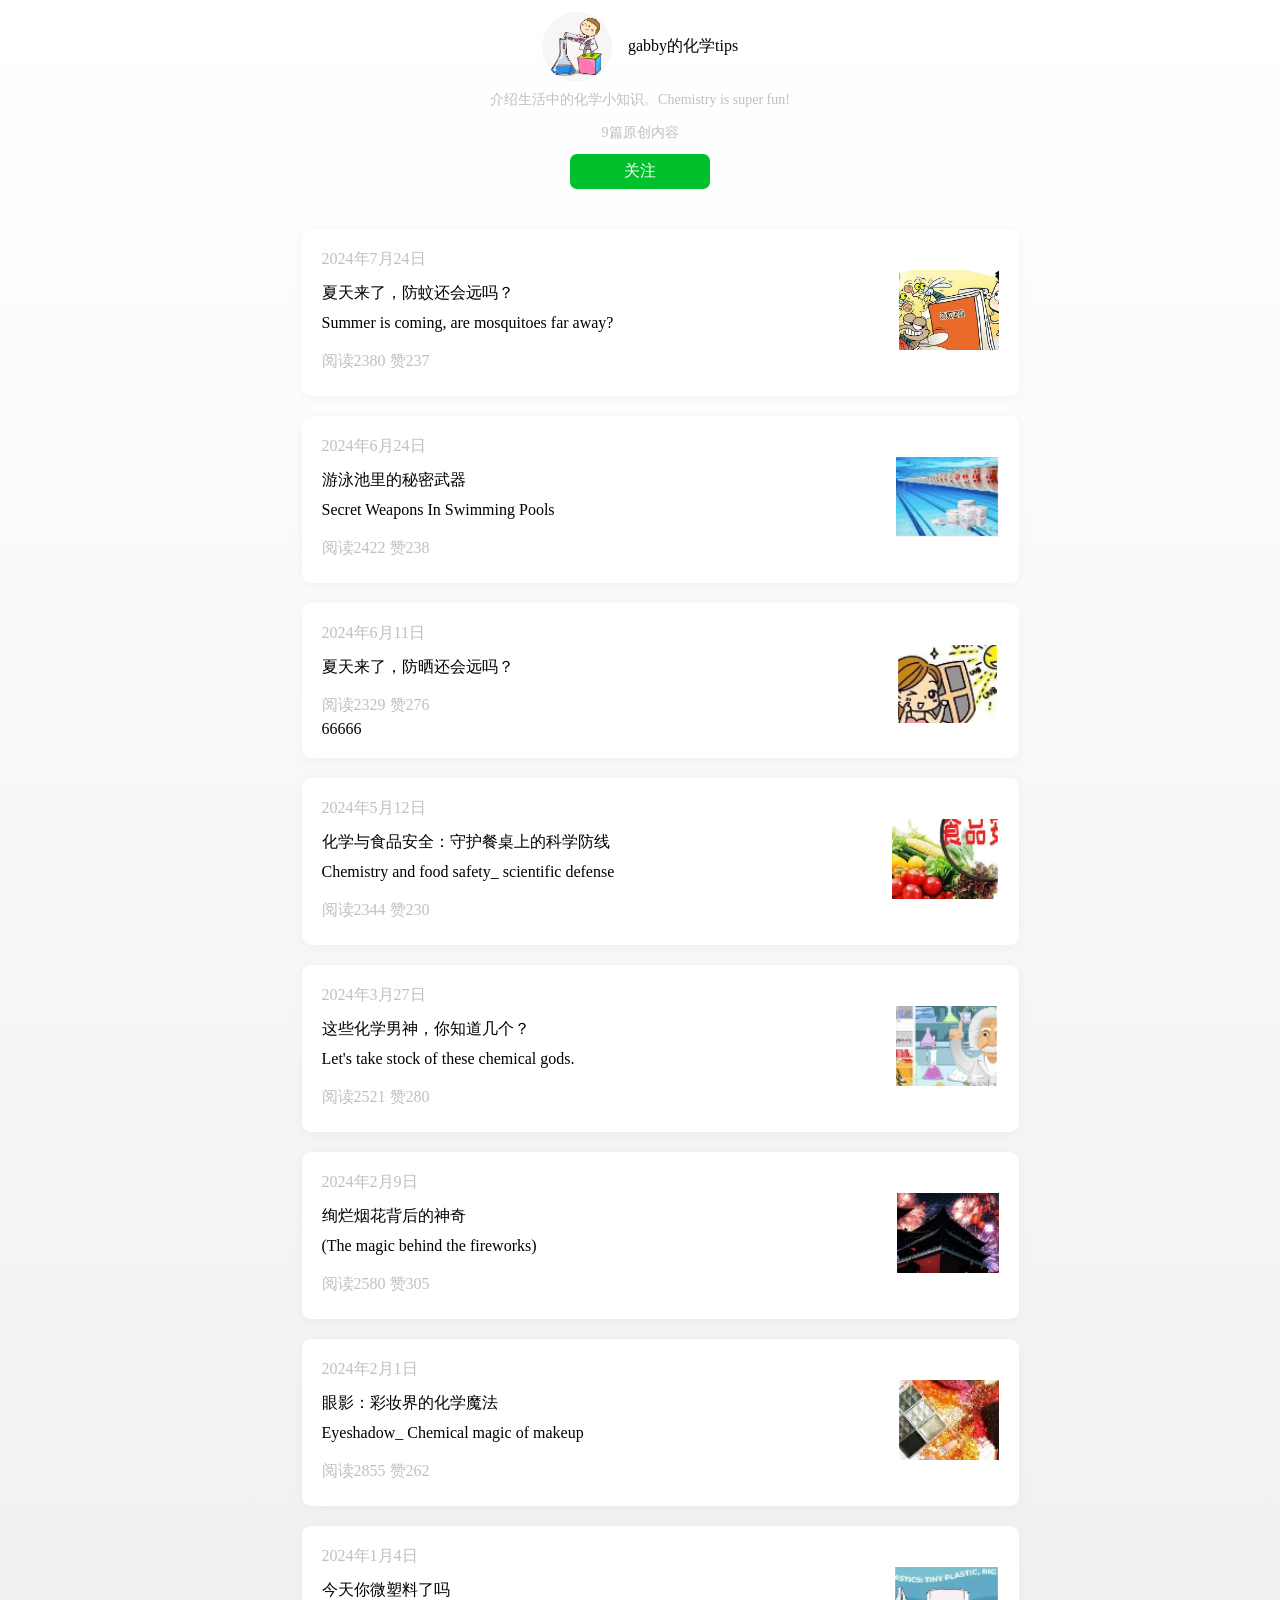
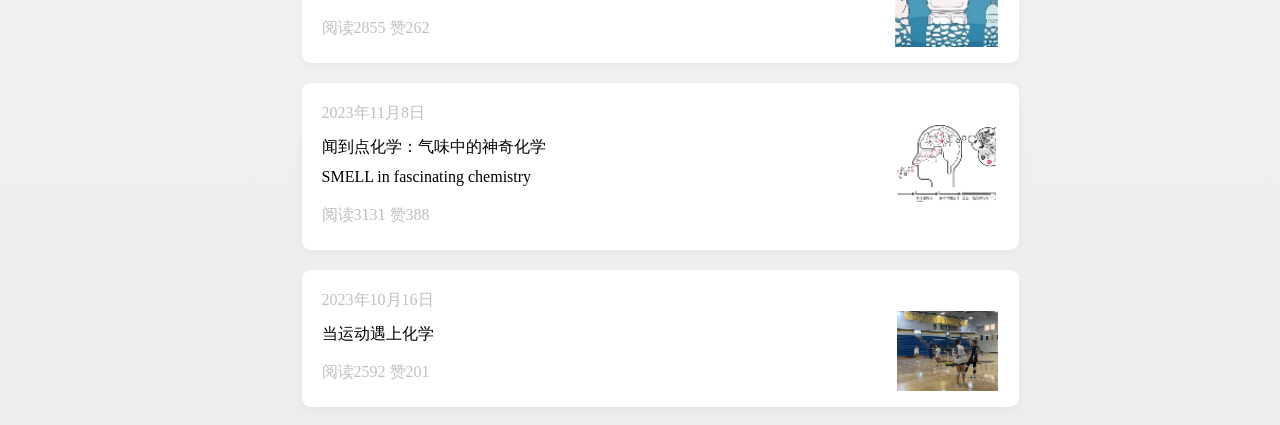
<file: index.html>
<!doctype html>
<html>
<head>
    <meta charset="utf-8">
    <meta name="viewport" content="width=device-width, initial-scale=1">
    <meta http-equiv="x-ua-compatible" content="ie=edge">
    <title>gabby的化学tips</title>
    <link rel="stylesheet" id="linkid" href="./index.css">
</head>
<body>
    <div class="rich_media_area_primary_inner">

<div class="topbox">
  <div>
    <img src="./img/tx.png" class="tximg" id="imgtx"/>
    <span class="namebox">gabby的化学tips</span>
  </div>  
    <div class="tipbox">介绍生活中的化学小知识。Chemistry is super fun!</div>
    <div class="tipbox"> 9篇原创内容</div>
  <div class="gbox">
<span class="guanzhubix" id="container">关注</span>
   <div id="popup" style="display: none;">
         <!--  <img src="./img/ewm.png" class="exmboximg" id="imgewm"/>
        <div class="rigbox">
            <div class="namebox">gabby的化学tips</div>
            <div class="tipbox">介绍生活中的化学小知识。Chemistry is super fun!</div>
            <div class="tipbox"> 9篇原创内容</div>
        </div> -->
        <div>
            <img src="./img/ewm.png" class="exmboximg" id="imgewm"/>
        </div>
        <div class="saosao">
            <div>微信扫一扫</div>
            <div>关注该公众号</div>
        </div>
      </div>
  </div> 
</div>




        <a id="jumpBox1" class="wx_Box" href="./list/1.html">
            <div class="wx_Box_p1">2024年7月24日</div>
             <div class="wx_Box_p_div divBox">
                夏天来了，防蚊还会远吗？<br/>Summer is coming, are mosquitoes far away?
            </div>
            <div class="wx_Box_p_div">
                <span class="wx_Box_p2">阅读2380 </span>
                <span class="wx_Box_p2">赞237 </span>
            </div>
            <img class="wx_img" src="./img/1.png" id="img1">
        </a>

        <a id="jumpBox2" class="wx_Box" href="./list/2.html">
            <div class="wx_Box_p1">2024年6月24日</div>
             <div class="wx_Box_p_div divBox">
                游泳池里的秘密武器<br/>Secret Weapons In Swimming Pools
            </div>
            <div class="wx_Box_p_div">
                <span class="wx_Box_p2">阅读2422 </span>
                <span class="wx_Box_p2">赞238 </span>
            </div>
            <img class="wx_img" src="./img/2.png" id="img2">
        </a>

        <a id="jumpBox3" class="wx_Box" href="./list/3.html">
            <div class="wx_Box_p1">2024年6月11日</div>
             <div class="wx_Box_p_div divBox">
                夏天来了，防晒还会远吗？
            </div>
            <div class="wx_Box_p_div">
                <span class="wx_Box_p2">阅读2329 </span>
                <span class="wx_Box_p2">赞276 </span>
            </div>
            <img class="wx_img" src="./img/3.png" id="img3">66666
        </a>

        <a id="jumpBox4" class="wx_Box" href="./list/4.html">
            <div class="wx_Box_p1">2024年5月12日</div>
             <div class="wx_Box_p_div divBox">
                化学与食品安全：守护餐桌上的科学防线<br/>Chemistry and food safety_ scientific defense
            </div>
            <div class="wx_Box_p_div">
                <span class="wx_Box_p2">阅读2344 </span>
                <span class="wx_Box_p2">赞230 </span>
            </div>
            <img class="wx_img" src="./img/4.png" id="img4">
        </a>
 <a id="jumpBox5" class="wx_Box" href="./list/5.html">
            <div class="wx_Box_p1">2024年3月27日</div>
             <div class="wx_Box_p_div divBox">
                这些化学男神，你知道几个？<br/>Let's take stock of these chemical gods.
            </div>
            <div class="wx_Box_p_div">
                <span class="wx_Box_p2">阅读2521 </span>
                <span class="wx_Box_p2">赞280 </span>
            </div>
            <img class="wx_img" src="./img/5.png" id="img5">
        </a>


        <a id="jumpBox6" class="wx_Box" href="./list/6.html">
            <div class="wx_Box_p1">2024年2月9日</div>
             <div class="wx_Box_p_div divBox">
                绚烂烟花背后的神奇<br/>(The magic behind the fireworks)
            </div>
            <div class="wx_Box_p_div">
                <span class="wx_Box_p2">阅读2580 </span>
                <span class="wx_Box_p2">赞305 </span>
            </div>
            <img class="wx_img" src="./img/6.png" id="img6">
        </a>


        <a id="jumpBox7" class="wx_Box" href="./list/7.html">
            <div class="wx_Box_p1">2024年2月1日</div>
             <div class="wx_Box_p_div divBox">
                眼影：彩妆界的化学魔法 <br/>Eyeshadow_ Chemical magic of makeup
            </div>
            <div class="wx_Box_p_div">
                <span class="wx_Box_p2">阅读2855 </span>
                <span class="wx_Box_p2">赞262 </span>
            </div>
            <img class="wx_img" src="./img/7.png" id="img7">
        </a>

        <a id="jumpBox8" class="wx_Box" href="./list/8.html">
            <div class="wx_Box_p1">2024年1月4日</div>
             <div class="wx_Box_p_div divBox">
                今天你微塑料了吗
            </div>
            <div class="wx_Box_p_div">
                <span class="wx_Box_p2">阅读2855 </span>
                <span class="wx_Box_p2">赞262 </span>
            </div>
            <img class="wx_img" src="./img/8.png" id="img8">
        </a>

        <a id="jumpBox9" class="wx_Box" href="./list/9.html">
            <div class="wx_Box_p1">2023年11月8日</div>
             <div class="wx_Box_p_div divBox">
                闻到点化学：气味中的神奇化学<br/> SMELL in fascinating chemistry
            </div>
            <div class="wx_Box_p_div">
                <span class="wx_Box_p2">阅读3131 </span>
                <span class="wx_Box_p2">赞388 </span>
            </div>
            <img class="wx_img" src="./img/9.png" id="img9">
        </a>

        <a id="jumpBox10" class="wx_Box" href="./list/10.html" >
            <div class="wx_Box_p1">2023年10月16日</div>
             <div class="wx_Box_p_div divBox">
                当运动遇上化学
            </div>
            <div class="wx_Box_p_div">
                <span class="wx_Box_p2">阅读2592 </span>
                <span class="wx_Box_p2">赞201 </span>
            </div>
            <img class="wx_img" src="./img/10.png" id="img10">
        </a>
    </div>
    <script>
   let windowurl =window.location.href;
   //let windowurl ="https://dmp.beijing-hyundai.com.cn/!/article";
   //let windowurl='https://wehosts.cn/article'
//     let url=windowurl.split('https://wehosts.cn/article')[0]
//     if(windowurl.includes('https://wehosts.cn/article'))
//     {
//         url='https://wehosts.cn/article'
//     }else{
//         url=windowurl.split('index.html')[0] 
//     }
    
//     document.getElementById('linkid').href = url+'/index.css'

//     document.getElementById('imgtx').src = url+'/img/tx.png'
//     document.getElementById('imgewm').src = url+'/img/ewm.png'
//     document.getElementById('img1').src = url+'/img/1.png'
//     document.getElementById('img2').src = url+'/img/2.png'
//     document.getElementById('img3').src = url+'/img/3.png'
//     document.getElementById('img4').src = url+'/img/4.png'
//     document.getElementById('img5').src = url+'/img/5.png'
//     document.getElementById('img6').src = url+'/img/6.png'
//     document.getElementById('img7').src = url+'/img/7.png'
//     document.getElementById('img8').src = url+'/img/8.png'
//     document.getElementById('img9').src = url+'/img/9.png'
//     document.getElementById('img10').src = url+'/img/10.png'

//   document.getElementById('jumpBox1').href = url+'/list/1.html'
//   document.getElementById('jumpBox2').href = url+'/list/2.html'
//   document.getElementById('jumpBox3').href = url+'/list/3.html'
//   document.getElementById('jumpBox4').href = url+'/list/4.html'
//   document.getElementById('jumpBox5').href = url+'/list/5.html'
//   document.getElementById('jumpBox6').href = url+'/list/6.html'
//   document.getElementById('jumpBox7').href = url+'/list/7.html'
//   document.getElementById('jumpBox8').href = url+'/list/8.html'
//   document.getElementById('jumpBox9').href = url+'/list/9.html'
//   document.getElementById('jumpBox10').href = url+'/list/10.html'


    


 const container = document.getElementById('container');
const popup = document.getElementById('popup');
 
container.addEventListener('mouseenter', function() {
  popup.style.display = 'block';
});
 
container.addEventListener('mouseleave', function() {
  popup.style.display = 'none';
});
    </script>
</body>
</html>
</file>
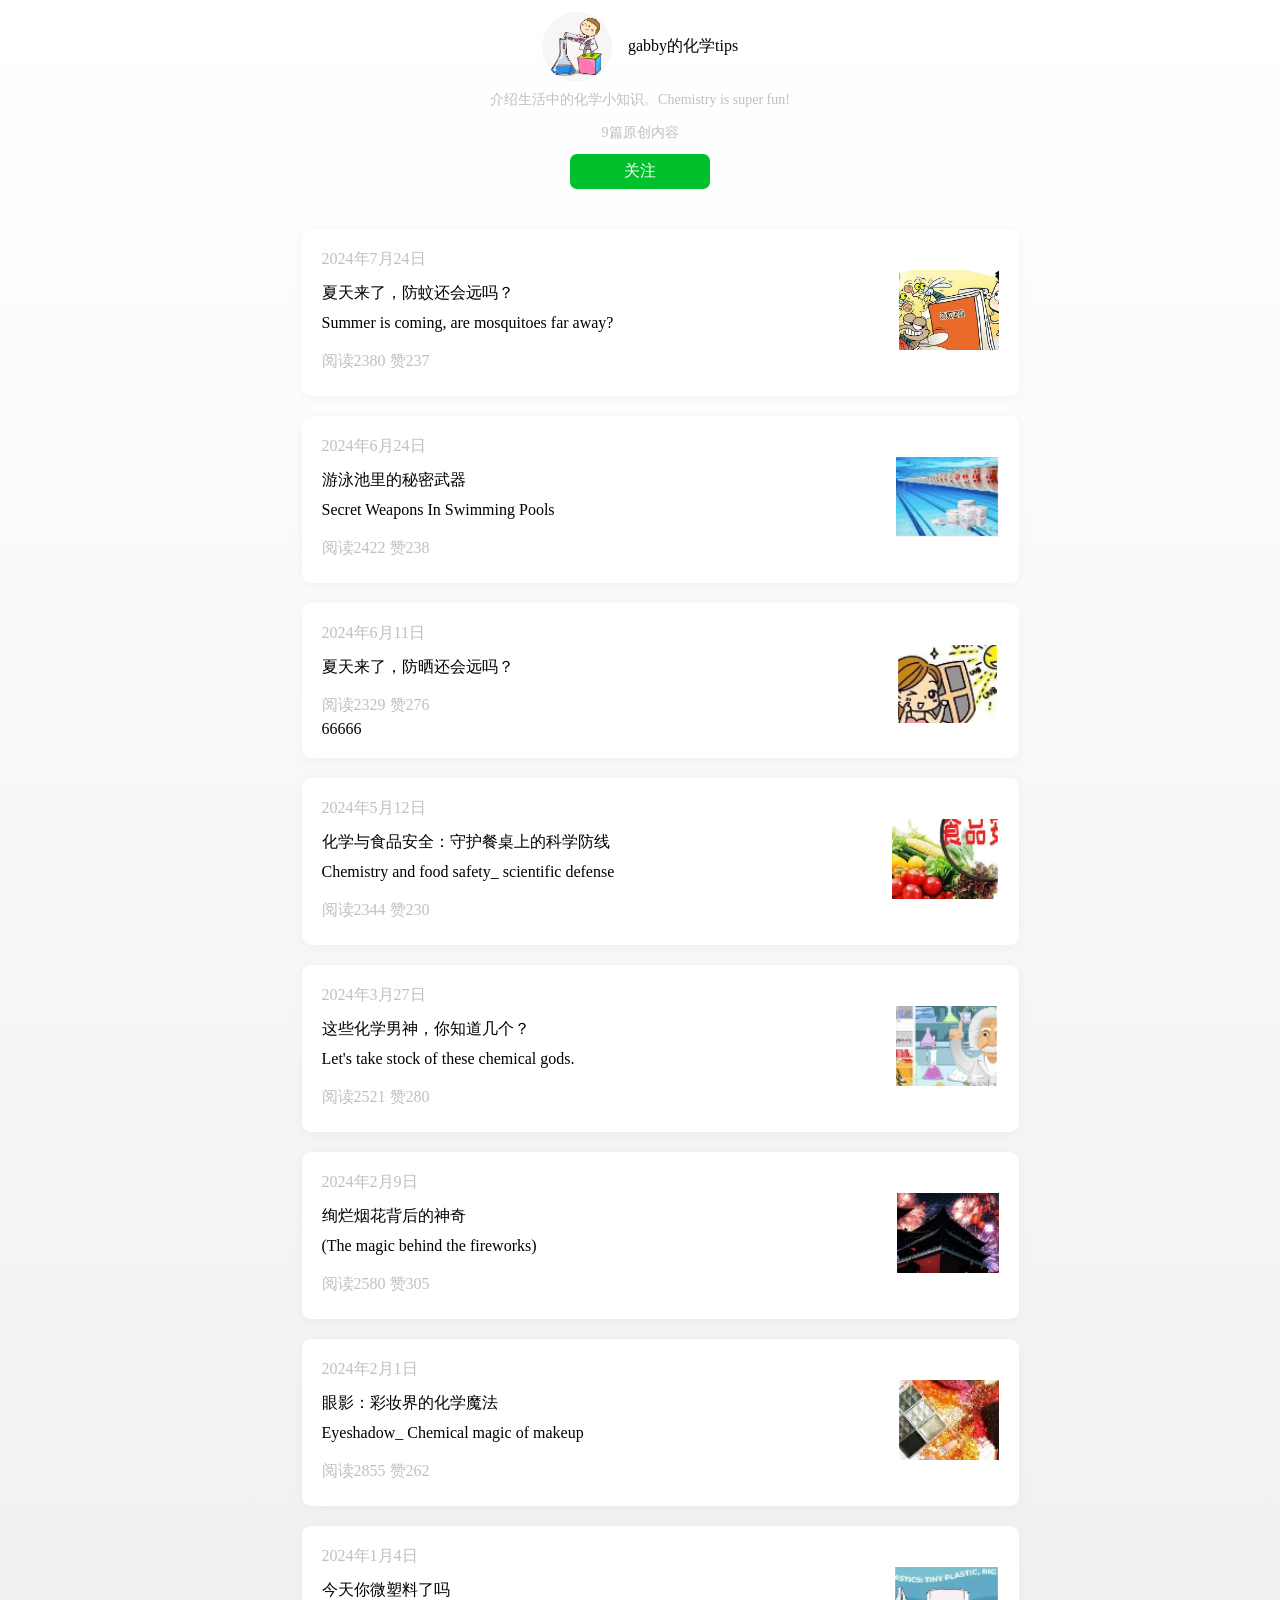
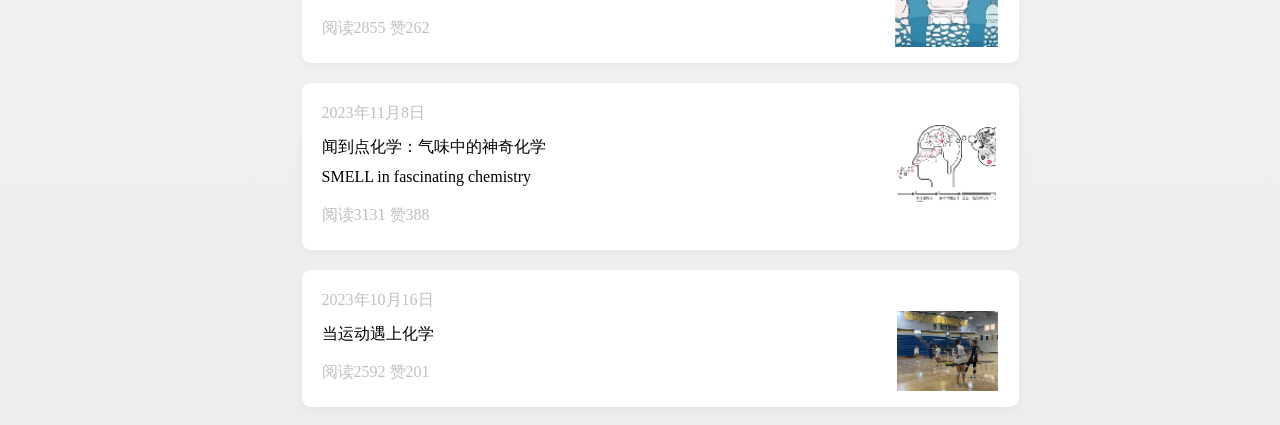
<file: weixin/index.html>
<!doctype html>
<html>
<head>
    <meta charset="utf-8">
    <meta name="viewport" content="width=device-width, initial-scale=1">
    <meta http-equiv="x-ua-compatible" content="ie=edge">
    <title>gabby的化学tips</title>
    <link rel="stylesheet" id="linkid">
</head>
<body>
    <div class="rich_media_area_primary_inner">

<div class="topbox">
  <div>
    <img src="./img/tx.png" class="tximg" id="imgtx"/>
    <span class="namebox">gabby的化学tips</span>
  </div>  
    <div class="tipbox">介绍生活中的化学小知识。Chemistry is super fun!</div>
    <div class="tipbox"> 9篇原创内容</div>
  <div class="gbox">
<span class="guanzhubix" id="container">关注</span>
   <div id="popup" style="display: none;">
         <!--  <img src="./img/ewm.png" class="exmboximg" id="imgewm"/>
        <div class="rigbox">
            <div class="namebox">gabby的化学tips</div>
            <div class="tipbox">介绍生活中的化学小知识。Chemistry is super fun!</div>
            <div class="tipbox"> 9篇原创内容</div>
        </div> -->
        <div>
            <img src="./img/ewm.png" class="exmboximg" id="imgewm"/>
        </div>
        <div class="saosao">
            <div>微信扫一扫</div>
            <div>关注该公众号</div>
        </div>
      </div>
  </div> 
</div>




        <a id="jumpBox1" class="wx_Box" href="./list/夏天来了，防蚊还会远吗？Summer is coming, are mosquitoes far away_.html">
            <div class="wx_Box_p1">2024年7月24日</div>
             <div class="wx_Box_p_div divBox">
                夏天来了，防蚊还会远吗？<br/>Summer is coming, are mosquitoes far away?
            </div>
            <div class="wx_Box_p_div">
                <span class="wx_Box_p2">阅读2380 </span>
                <span class="wx_Box_p2">赞237 </span>
            </div>
            <img class="wx_img" src="./img/1.png" id="img1">
        </a>

        <a id="jumpBox2" class="wx_Box" href="./list/游泳池里的秘密武器Secret Weapons In Swimming Pools.html">
            <div class="wx_Box_p1">2024年6月24日</div>
             <div class="wx_Box_p_div divBox">
                游泳池里的秘密武器<br/>Secret Weapons In Swimming Pools
            </div>
            <div class="wx_Box_p_div">
                <span class="wx_Box_p2">阅读2422 </span>
                <span class="wx_Box_p2">赞238 </span>
            </div>
            <img class="wx_img" src="./img/2.png" id="img2">
        </a>

        <a id="jumpBox3" class="wx_Box" href="./list/夏天来了，防晒还会远吗？.html">
            <div class="wx_Box_p1">2024年6月11日</div>
             <div class="wx_Box_p_div divBox">
                夏天来了，防晒还会远吗？
            </div>
            <div class="wx_Box_p_div">
                <span class="wx_Box_p2">阅读2329 </span>
                <span class="wx_Box_p2">赞276 </span>
            </div>
            <img class="wx_img" src="./img/3.png" id="img3">66666
        </a>

        <a id="jumpBox4" class="wx_Box" href="./list/化学与食品安全：守护餐桌上的科学防线Chemistry and food safety_ scientific defense.html">
            <div class="wx_Box_p1">2024年5月12日</div>
             <div class="wx_Box_p_div divBox">
                化学与食品安全：守护餐桌上的科学防线<br/>Chemistry and food safety_ scientific defense
            </div>
            <div class="wx_Box_p_div">
                <span class="wx_Box_p2">阅读2344 </span>
                <span class="wx_Box_p2">赞230 </span>
            </div>
            <img class="wx_img" src="./img/4.png" id="img4">
        </a>
 <a id="jumpBox5" class="wx_Box" href="./list/这些化学男神，你知道几个？Let's take stock of these chemical gods..html">
            <div class="wx_Box_p1">2024年3月27日</div>
             <div class="wx_Box_p_div divBox">
                这些化学男神，你知道几个？<br/>Let's take stock of these chemical gods.
            </div>
            <div class="wx_Box_p_div">
                <span class="wx_Box_p2">阅读2521 </span>
                <span class="wx_Box_p2">赞280 </span>
            </div>
            <img class="wx_img" src="./img/5.png" id="img5">
        </a>


        <a id="jumpBox6" class="wx_Box" href="./list/绚烂烟花背后的神奇(The magic behind the fireworks).html">
            <div class="wx_Box_p1">2024年2月9日</div>
             <div class="wx_Box_p_div divBox">
                绚烂烟花背后的神奇<br/>(The magic behind the fireworks)
            </div>
            <div class="wx_Box_p_div">
                <span class="wx_Box_p2">阅读2580 </span>
                <span class="wx_Box_p2">赞305 </span>
            </div>
            <img class="wx_img" src="./img/6.png" id="img6">
        </a>


        <a id="jumpBox7" class="wx_Box" href="./list/眼影：彩妆界的化学魔法 Eyeshadow_ Chemical magic of makeup.html">
            <div class="wx_Box_p1">2024年2月1日</div>
             <div class="wx_Box_p_div divBox">
                眼影：彩妆界的化学魔法 <br/>Eyeshadow_ Chemical magic of makeup
            </div>
            <div class="wx_Box_p_div">
                <span class="wx_Box_p2">阅读2855 </span>
                <span class="wx_Box_p2">赞262 </span>
            </div>
            <img class="wx_img" src="./img/7.png" id="img7">
        </a>

        <a id="jumpBox8" class="wx_Box" href="./list/今天你微塑料了吗.html">
            <div class="wx_Box_p1">2024年1月4日</div>
             <div class="wx_Box_p_div divBox">
                今天你微塑料了吗
            </div>
            <div class="wx_Box_p_div">
                <span class="wx_Box_p2">阅读2855 </span>
                <span class="wx_Box_p2">赞262 </span>
            </div>
            <img class="wx_img" src="./img/8.png" id="img8">
        </a>

        <a id="jumpBox9" class="wx_Box" href="./list/闻到点化学：气味中的神奇化学 SMELL in fascinating chemistry.html">
            <div class="wx_Box_p1">2023年11月8日</div>
             <div class="wx_Box_p_div divBox">
                闻到点化学：气味中的神奇化学<br/> SMELL in fascinating chemistry
            </div>
            <div class="wx_Box_p_div">
                <span class="wx_Box_p2">阅读3131 </span>
                <span class="wx_Box_p2">赞388 </span>
            </div>
            <img class="wx_img" src="./img/9.png" id="img9">
        </a>

        <a id="jumpBox10" class="wx_Box" href="./list/当运动遇上化学.html" >
            <div class="wx_Box_p1">2023年10月16日</div>
             <div class="wx_Box_p_div divBox">
                当运动遇上化学
            </div>
            <div class="wx_Box_p_div">
                <span class="wx_Box_p2">阅读2592 </span>
                <span class="wx_Box_p2">赞201 </span>
            </div>
            <img class="wx_img" src="./img/10.png" id="img10">
        </a>
    </div>
    <script>
    let windowurl =window.location.href;
    //let windowurl ="https://dmp.beijing-hyundai.com.cn/!/article";
    let url=windowurl.split('article')[0]+'article'
    if(windowurl.includes('dmp.beijing-hyundai.com.cn/'))
    {
        url=windowurl.split('article')[0]+'article'
    }else{
        url=windowurl.split('index.html')[0] 
    }
    console.log(url,'url==')
    
    document.getElementById('linkid').href = url+'/index.css'

    document.getElementById('imgtx').src = url+'/img/tx.png'
    document.getElementById('imgewm').src = url+'/img/ewm.png'
    document.getElementById('img1').src = url+'/img/1.png'
    document.getElementById('img2').src = url+'/img/2.png'
    document.getElementById('img3').src = url+'/img/3.png'
    document.getElementById('img4').src = url+'/img/4.png'
    document.getElementById('img5').src = url+'/img/5.png'
    document.getElementById('img6').src = url+'/img/6.png'
    document.getElementById('img7').src = url+'/img/7.png'
    document.getElementById('img8').src = url+'/img/8.png'
    document.getElementById('img9').src = url+'/img/9.png'
    document.getElementById('img10').src = url+'/img/10.png'

  document.getElementById('jumpBox1').href = url+'/list/1.html'
  document.getElementById('jumpBox2').href = url+'/list/2.html'
  document.getElementById('jumpBox3').href = url+'/list/3.html'
  document.getElementById('jumpBox4').href = url+'/list/4.html'
  document.getElementById('jumpBox5').href = url+'/list/5.html'
  document.getElementById('jumpBox6').href = url+'/list/6.html'
  document.getElementById('jumpBox7').href = url+'/list/7.html'
  document.getElementById('jumpBox8').href = url+'/list/8.html'
  document.getElementById('jumpBox9').href = url+'/list/9.html'
  document.getElementById('jumpBox10').href = url+'/list/10.html'


    


 const container = document.getElementById('container');
const popup = document.getElementById('popup');
 
container.addEventListener('mouseenter', function() {
  popup.style.display = 'block';
});
 
container.addEventListener('mouseleave', function() {
  popup.style.display = 'none';
});
    </script>
</body>
</html>
</file>
<file: index.css>
body{
    padding: 0px;
    background: linear-gradient(to bottom, #ffffff 0%, #ededed 100%);
}

.rich_media_area_primary_inner {
    max-width: 677px;
}

.rich_media_area_primary_inner{
    margin-left: auto;
    margin-right: auto;
}

.wx_img{
    height: 80px;
    display: inline-block;
    position: absolute;
    top: 41px;
    right: 20px;
}

.wx_Box{
    width: 100%;
    position: relative;
    display: inline-block;
    color: black;
    text-decoration: none;
    padding: 20px 20px;
    background-color: white;
    margin: 10px 0px;
    border-radius: 9px;
    box-shadow: 0 2px 12px 0 hsla(0, 0%, 7%, .04);
}

.wx_Box_p{
    width: 550px;
    display: inline-block;
    
}

.divBox{
    padding:8px 0px;
}

.wx_Box_p_div{
    width: 550px;
    line-height: 30px;
}

.wx_Box_p1{
    display: inline-block;
    color: #00000040;
    width: 130px;
}

.wx_Box_p2{
    display: inline-block;
    color: #00000040;
}

.tximg{
    width: 70px;
    height: 70px;
    display: inline-block;
    vertical-align: middle;
}

.topbox{
     text-align: center;
     margin-bottom: 30px;
     margin-top: 12px;
}

.tipbox{
    color: #00000040;
    line-height: 30px;
    margin: 3px;
    font-size: 14px;
}


.namebox{
    margin-left: 12px;
}

.guanzhubix{
    background-color: #00c12c;
    color: white;
    padding: 7px 20px;
    border: none;
    border-radius: 7px;
    cursor: pointer;
    display: inline-block;
    width: 100px;
    text-align: center;
    margin-top: 3px;
}

.gbox{
    position: relative;
}

#popup {
    position: absolute;
    background-color: #f9f9f9;
    box-shadow: 8px 8px 16px 8px rgba(0,0,0,0.2); 
    text-align: center;
    display: none;
    z-index: 9;
    left: 320px;
    top: 50px;
    padding: 12px;
    border-radius: 4px;
  }

  .rigbox{
    display: inline-block;
    vertical-align: middle;
  }

  .exmboximg{
    display: inline-block;
    width: 100px;
    vertical-align: middle;
  }

  .saosao{
    color: #00000040;
    font-size: 14px;
  }
</file>
